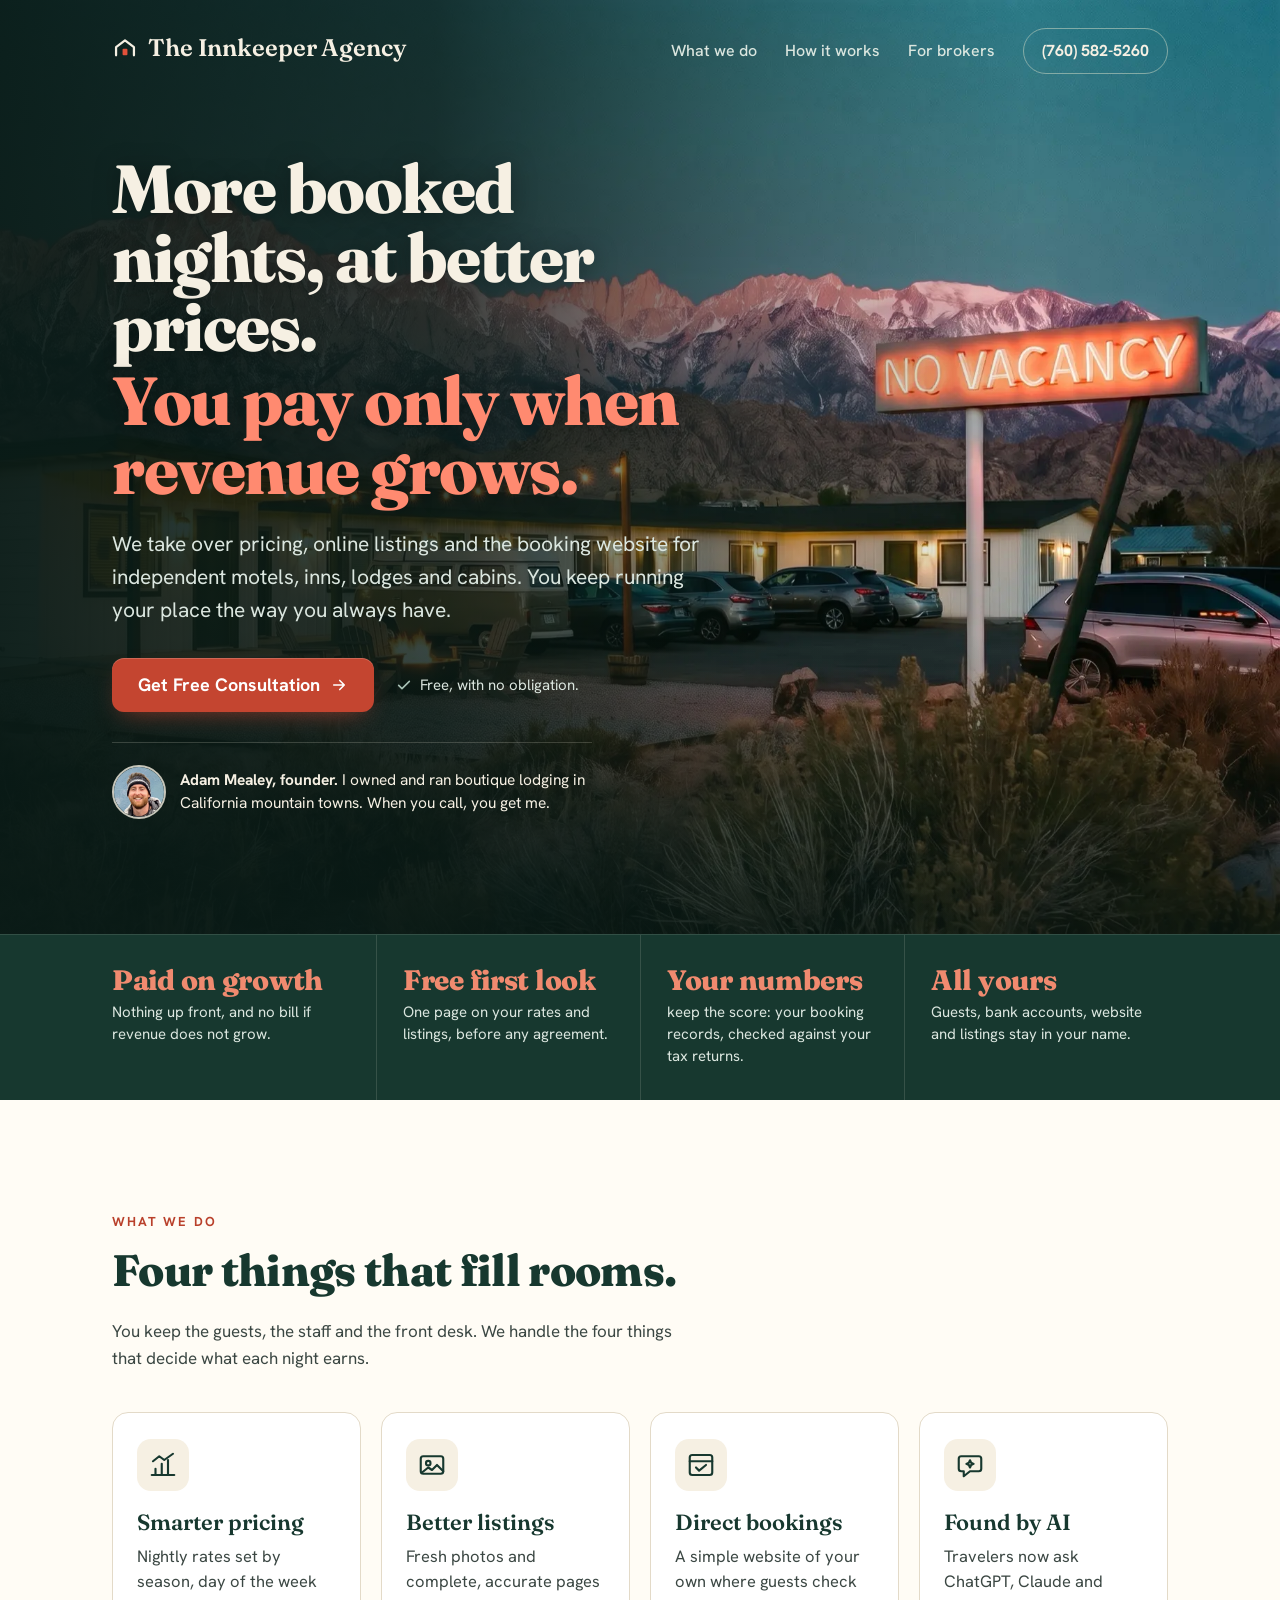
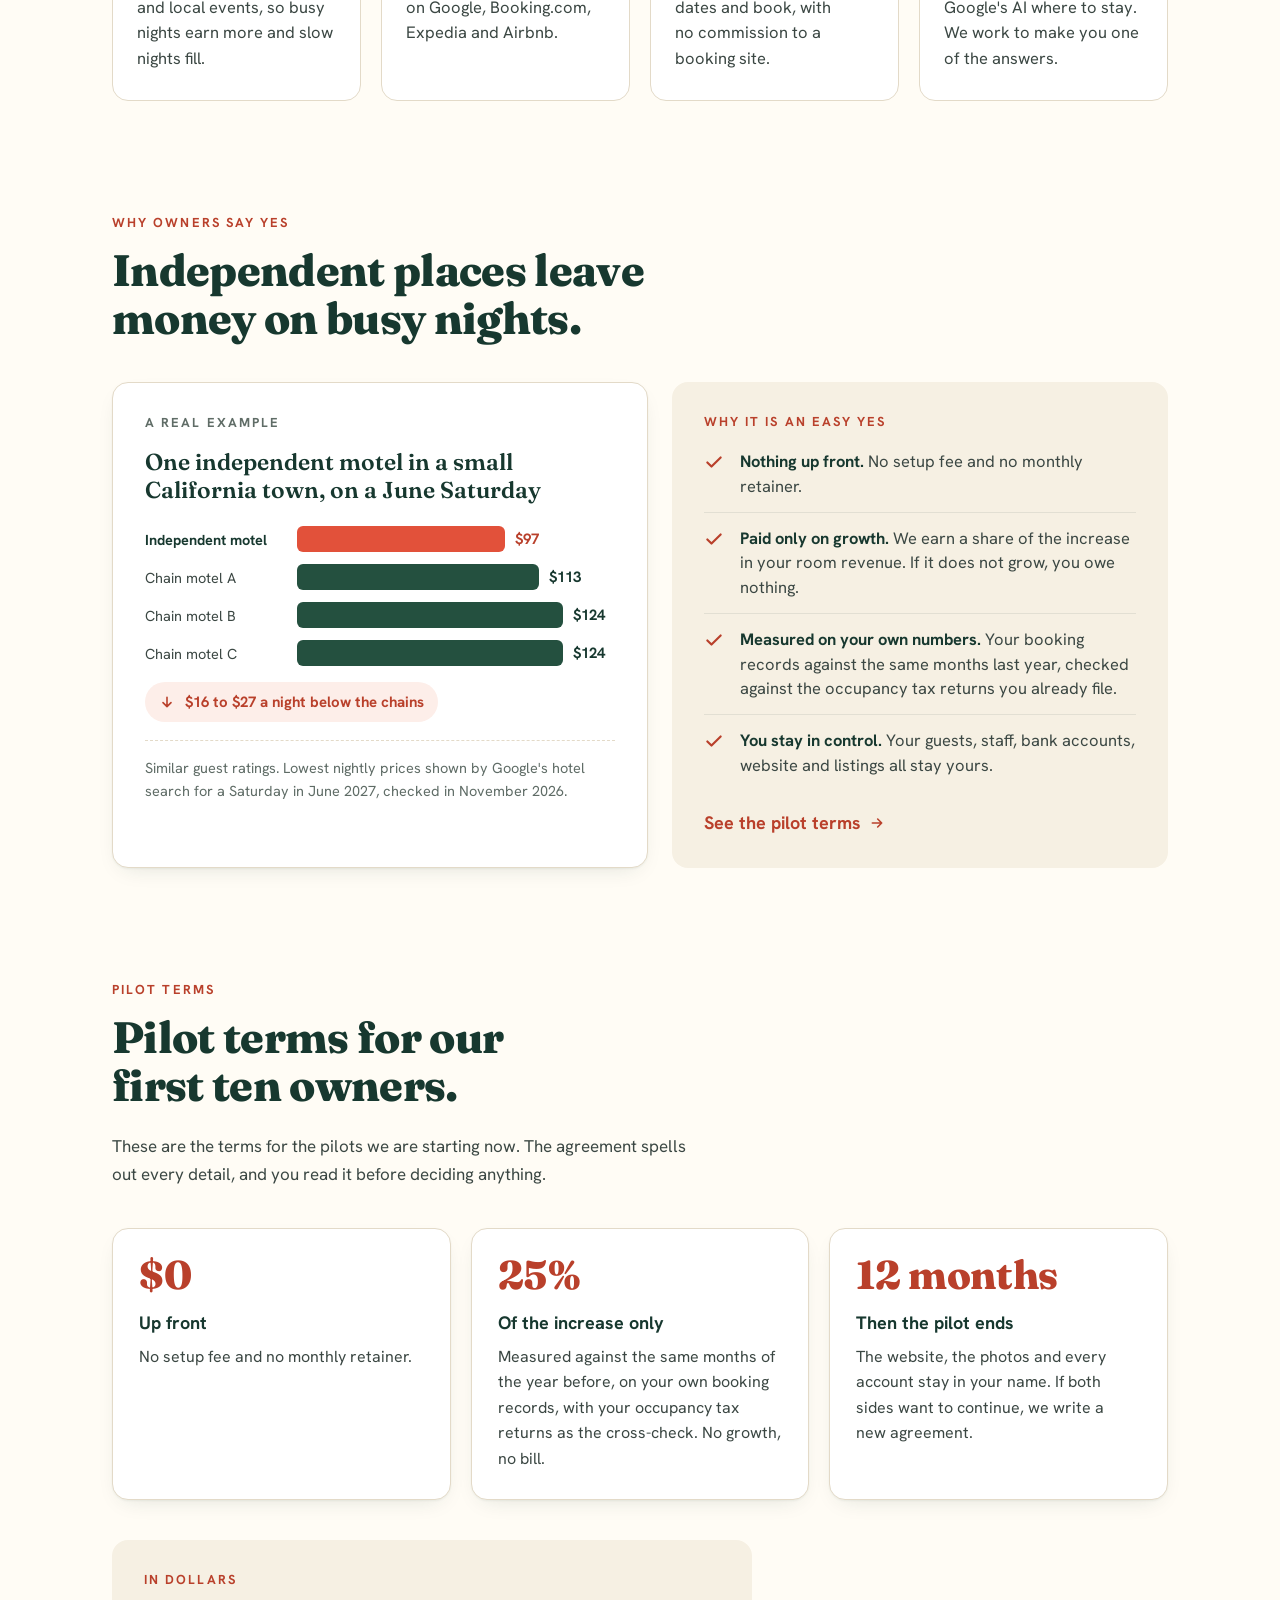
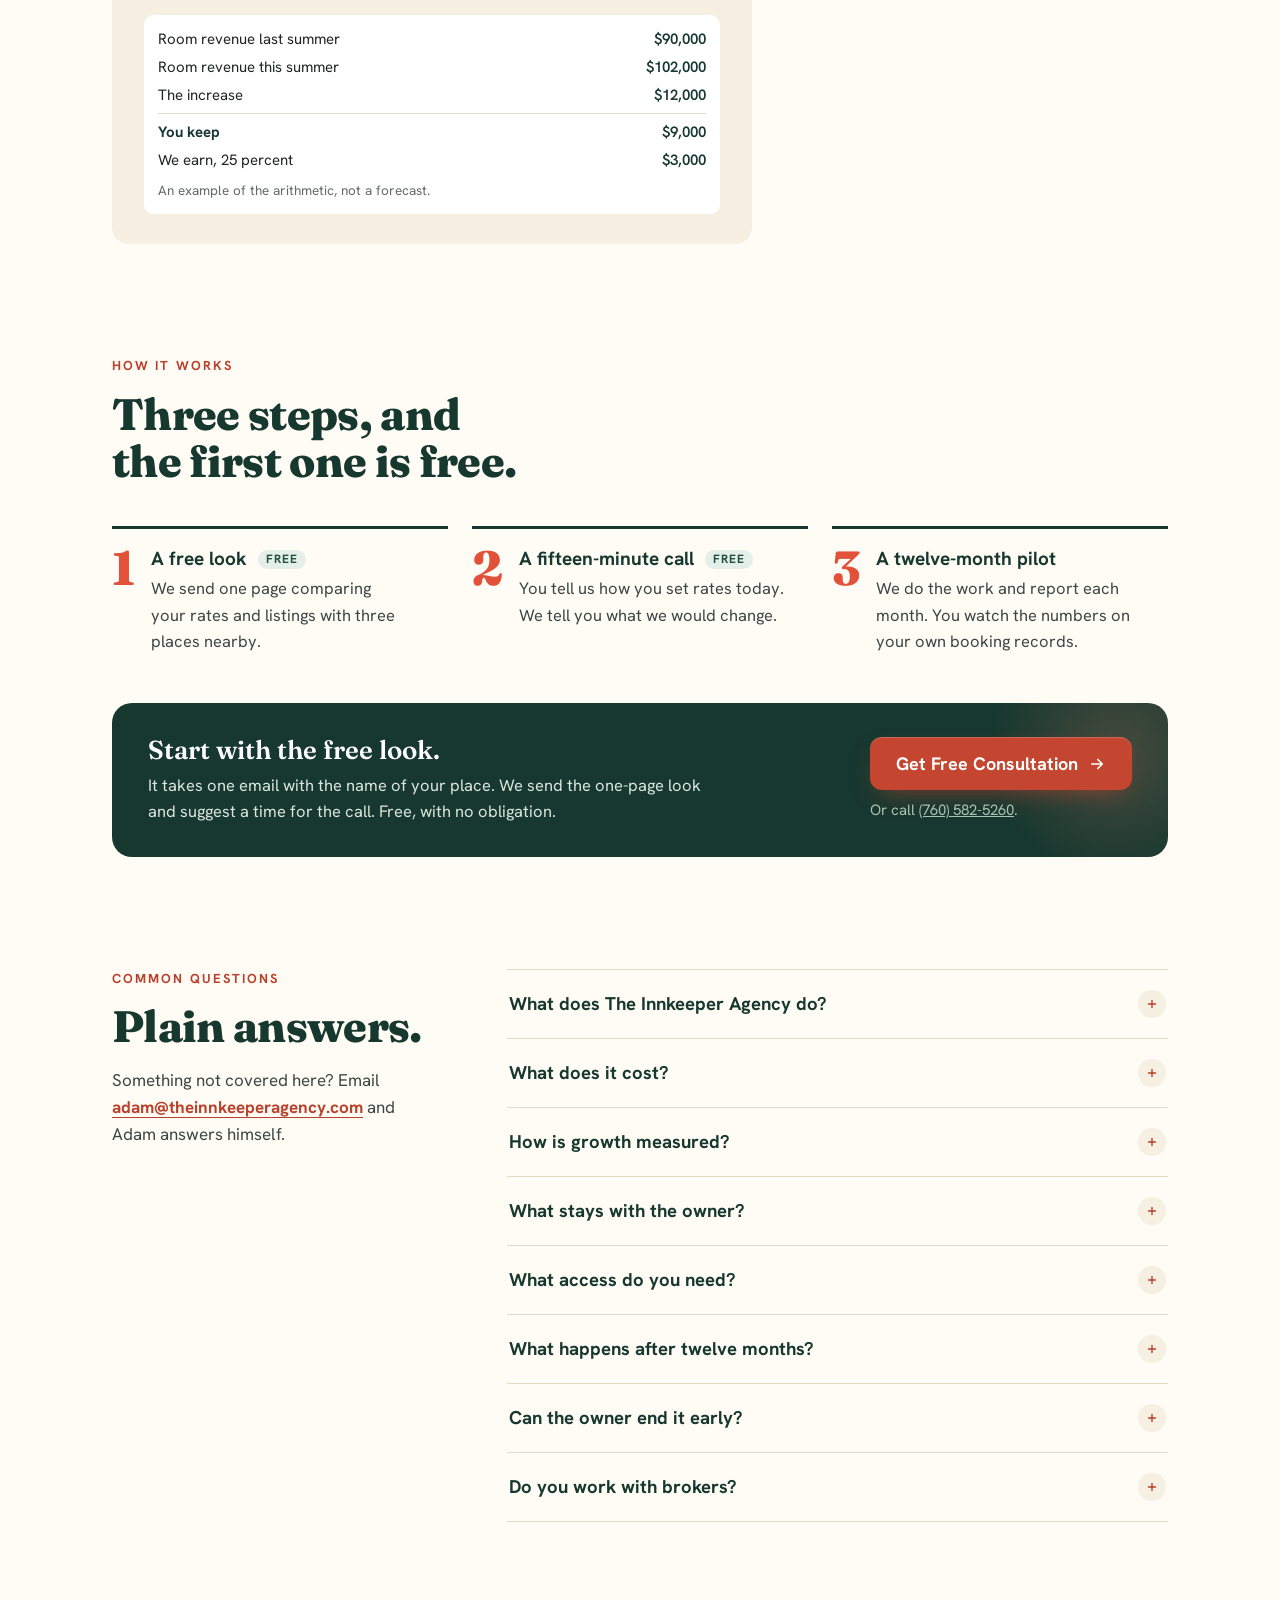
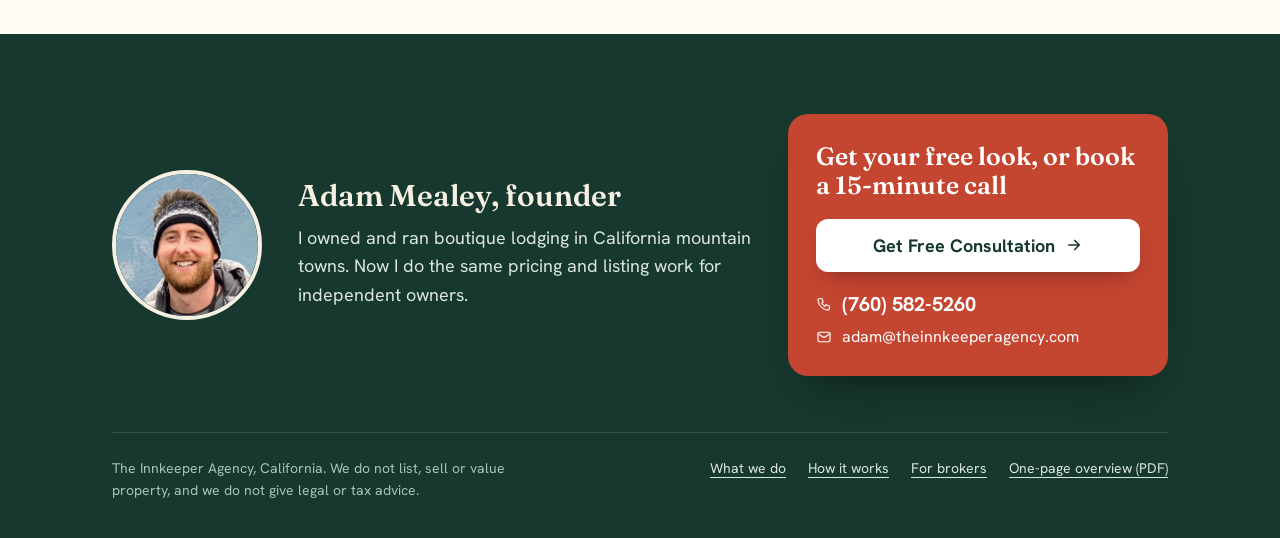
<file: index.html>
<!doctype html>
<html lang="en">
<head>
<meta charset="utf-8">
<meta name="viewport" content="width=device-width, initial-scale=1, viewport-fit=cover">
<title>The Innkeeper Agency | More booked nights for independent motels</title>
<meta name="description" content="We take over pricing, listings and the booking website for independent motels, inns and cabins. Owners pay only when room revenue grows.">
<meta name="theme-color" content="#17382f">
<link rel="canonical" href="https://theinnkeeperagency.com/">
<meta property="og:title" content="The Innkeeper Agency">
<meta property="og:description" content="More booked nights, at better prices. You pay only when revenue grows.">
<meta property="og:type" content="website">
<meta property="og:site_name" content="The Innkeeper Agency">
<meta property="og:image" content="https://theinnkeeperagency.com/hero-motel-2000.jpg">
<meta property="og:image:width" content="2000">
<meta property="og:image:height" content="1116">
<meta property="og:image:alt" content="An independent motel at dusk with snow-covered mountains behind it">
<meta property="og:url" content="https://theinnkeeperagency.com/">
<meta name="twitter:card" content="summary_large_image">
<link rel="preconnect" href="https://fonts.googleapis.com">
<link rel="preconnect" href="https://fonts.gstatic.com" crossorigin>
<link rel="preload" as="image" href="hero-motel-2400.webp" type="image/webp" media="(min-width: 901px)" fetchpriority="high">
<link rel="preload" as="image" href="hero-motel-1800.webp" type="image/webp" media="(min-width: 561px) and (max-width: 900px)" fetchpriority="high">
<link rel="preload" as="image" href="hero-motel-1200.webp" type="image/webp" media="(max-width: 560px)" fetchpriority="high">
<link href="https://fonts.googleapis.com/css2?family=Fraunces:opsz,wght@9..144,600;9..144,800&family=Hanken+Grotesk:wght@400;500;600;700&display=swap" rel="stylesheet">
<link rel="stylesheet" href="styles.css">
<link rel="icon" href="favicon.svg" type="image/svg+xml">
<script>document.documentElement.classList.add('js')</script>
<script type="application/ld+json">
{
  "@context": "https://schema.org",
  "@type": "ProfessionalService",
  "name": "The Innkeeper Agency",
  "url": "https://theinnkeeperagency.com/",
  "description": "Revenue management for independent motels, inns, lodges and cabins: nightly pricing, online listings and photos, direct booking websites and visibility in AI assistants. Owners pay only when room revenue grows.",
  "telephone": "+1-760-582-5260",
  "email": "adam@theinnkeeperagency.com",
  "founder": { "@type": "Person", "name": "Adam Mealey" },
  "areaServed": "California",
  "serviceType": ["Hotel revenue management", "Lodging pricing", "Online listing management", "Direct booking websites"]
}
</script>
<script type="application/ld+json">
{
  "@context": "https://schema.org",
  "@type": "FAQPage",
  "mainEntity": [
    { "@type": "Question", "name": "What does The Innkeeper Agency do?", "acceptedAnswer": { "@type": "Answer", "text": "We manage revenue for independent motels, inns, lodges and cabins with about 6 to 30 rooms. That means setting nightly rates, keeping listings and photos current on the booking sites, building a direct booking website, and working to make the property show up when travelers ask an AI assistant where to stay." } },
    { "@type": "Question", "name": "What does it cost?", "acceptedAnswer": { "@type": "Answer", "text": "Nothing up front. Under the pilot terms for our first ten owners, we earn 25 percent of the increase in room revenue over the same months of the year before, for twelve months. If revenue does not grow, the owner owes nothing for our time. Outside costs, such as a local photographer, are paid by the owner only when approved first." } },
    { "@type": "Question", "name": "How is growth measured?", "acceptedAnswer": { "@type": "Answer", "text": "On the owner's own booking records: the booking sites' statements, the reservation system and the card deposits, against the same months of the year before. The occupancy tax returns the owner already files are the cross-check, so nobody has to take our word for the result." } },
    { "@type": "Question", "name": "What stays with the owner?", "acceptedAnswer": { "@type": "Answer", "text": "Everything about running the place: guests, staff, cleaning, the phone and the front desk. Every payment goes straight to the owner's own accounts, and the website, photos and listings stay in the owner's name." } },
    { "@type": "Question", "name": "What access do you need?", "acceptedAnswer": { "@type": "Answer", "text": "A user login to the booking sites, the reservation program, the website and the Google listing. Ownership of every account stays with the owner, and we never see or change bank or payout details." } },
    { "@type": "Question", "name": "What happens after twelve months?", "acceptedAnswer": { "@type": "Answer", "text": "The pilot ends. The website, the domain, the photos and every account are in the owner's name and stay there. If both sides want to continue, we write a new agreement." } },
    { "@type": "Question", "name": "Can the owner end it early?", "acceptedAnswer": { "@type": "Answer", "text": "Yes. Either side can end the pilot with written notice. The agreement spells out the notice period and what is owed on growth already achieved, and the owner reads it before deciding anything." } },
    { "@type": "Question", "name": "Do you work with brokers?", "acceptedAnswer": { "@type": "Answer", "text": "Yes. If you list small lodging and have an owner whose income does not yet support the price they want, we can help raise the numbers a buyer and a lender look at. It costs the broker nothing." } }
  ]
}
</script>
</head>
<body>
<a class="skip" href="#what">Skip to content</a>

<header class="hero">
  <div class="wrap">
    <div class="nav">
      <div class="brand"><a href="/"><svg viewBox="0 0 64 64" aria-hidden="true"><path d="M10 50V30l22-17 22 17v20" fill="none" stroke="#f6f0e3" stroke-width="5.5" stroke-linecap="round" stroke-linejoin="round"/><rect x="26" y="34" width="12" height="16" rx="2.5" fill="#e2513a"/></svg>The Innkeeper Agency</a></div>
      <nav class="links" aria-label="Main">
        <a class="opt" href="#what">What we do</a>
        <a class="opt" href="#how">How it works</a>
        <a href="brokers.html">For brokers</a>
        <a class="call" href="tel:+17605825260">(760) 582-5260</a>
      </nav>
    </div>
    <div class="herogrid">
      <h1>More booked nights, at better prices. <em>You pay only when revenue grows.</em></h1>
      <p class="dek">We take over pricing, online listings and the booking website for independent motels, inns, lodges and cabins. You keep running your place the way you always have.</p>
      <div class="herocta">
        <a class="btn" href="mailto:adam@theinnkeeperagency.com?subject=Free%20consultation%20for%20my%20property&amp;body=Hi%20Adam%2C%0A%0AI%20would%20like%20a%20free%20consultation.%0A%0AMy%20place%20is%3A%20%0ATown%3A%20%0ANumber%20of%20rooms%3A%20%0ABest%20number%20and%20time%20to%20reach%20me%3A%20%0A%0APlease%20send%20the%20free%20one-page%20look%20and%20suggest%20a%20time%20for%20a%20fifteen-minute%20call.%0A" data-cta="hero">Get Free Consultation<svg viewBox="0 0 24 24" aria-hidden="true"><path d="M5 12h14M13 6l6 6-6 6"/></svg></a>
        <span class="reassure"><svg viewBox="0 0 24 24" aria-hidden="true"><path d="M4 12.5l5 5L20 6.5"/></svg>Free, with no obligation.</span>
      </div>
      <div class="founder"><picture><source srcset="adam-headshot-320.webp" type="image/webp"><img src="adam-headshot-320.jpg" alt="Adam Mealey" width="54" height="54"></picture><span><b>Adam Mealey, founder.</b> I owned and ran boutique lodging in California mountain towns. When you call, you get me.</span></div>
    </div>
  </div>
</header>

<div class="proof" role="region" aria-label="The terms in brief"><div class="wrap">
  <div class="p"><b>Paid on growth</b>Nothing up front, and no bill if revenue does not grow.</div>
  <div class="p"><b>Free first look</b>One page on your rates and listings, before any agreement.</div>
  <div class="p"><b>Your numbers</b>keep the score: your booking records, checked against your tax returns.</div>
  <div class="p"><b>All yours</b>Guests, bank accounts, website and listings stay in your name.</div>
</div></div>

<main>
<section id="what">
  <div class="wrap">
    <div class="sechead reveal">
      <div><div class="lab">What we do</div><h2>Four things that fill rooms.</h2></div>
      <p class="aside">You keep the guests, the staff and the front desk. We handle the four things that decide what each night earns.</p>
    </div>
    <div class="four">
      <div class="do reveal">
        <div class="ic"><svg viewBox="0 0 24 24" aria-hidden="true"><path d="M3 20h18"/><path d="M6 20v-5"/><path d="M11 20v-9"/><path d="M16 20V8"/><path d="M4 9l5-4 4 3 7-5"/></svg></div>
        <h3>Smarter pricing</h3>
        <p>Nightly rates set by season, day of the week and local events, so busy nights earn more and slow nights fill.</p>
      </div>
      <div class="do reveal">
        <div class="ic"><svg viewBox="0 0 24 24" aria-hidden="true"><rect x="3" y="5" width="18" height="14" rx="2"/><circle cx="9" cy="10.5" r="1.8"/><path d="M4 18l5-4 3 2 4-4 5 5"/></svg></div>
        <h3>Better listings</h3>
        <p>Fresh photos and complete, accurate pages on Google, Booking.com, Expedia and Airbnb.</p>
      </div>
      <div class="do reveal">
        <div class="ic"><svg viewBox="0 0 24 24" aria-hidden="true"><rect x="3" y="4" width="18" height="16" rx="2"/><path d="M3 9h18"/><path d="M8 14l2.5 2.5L16 12"/></svg></div>
        <h3>Direct bookings</h3>
        <p>A simple website of your own where guests check dates and book, with no commission to a booking site.</p>
      </div>
      <div class="do reveal">
        <div class="ic"><svg viewBox="0 0 24 24" aria-hidden="true"><path d="M5 5h14a2 2 0 0 1 2 2v8a2 2 0 0 1-2 2h-7l-5 4v-4H5a2 2 0 0 1-2-2V7a2 2 0 0 1 2-2z"/><path d="M12 8.2l.9 2 2 .9-2 .9-.9 2-.9-2-2-.9 2-.9z"/></svg></div>
        <h3>Found by AI</h3>
        <p>Travelers now ask ChatGPT, Claude and Google's AI where to stay. We work to make you one of the answers.</p>
      </div>
    </div>
  </div>
</section>

<section id="why">
  <div class="wrap">
    <div class="reveal"><div class="lab">Why owners say yes</div>
    <h2>Independent places leave money on busy nights.</h2></div>
    <div class="split">
      <figure class="card reveal">
        <div class="lab">A real example</div>
        <h3>One independent motel in a small California town, on a June Saturday</h3>
        <div class="chart" role="img" aria-label="Lowest nightly price on a June Saturday: the independent motel 97 dollars; three chain motels nearby 113, 124 and 124 dollars.">
          <div class="bar us" aria-hidden="true"><span>Independent motel</span><span class="track"><span class="fill" style="--w:78.2"></span><span class="val">$97</span></span></div>
          <div class="bar" aria-hidden="true"><span>Chain motel A</span><span class="track"><span class="fill" style="--w:91.1"></span><span class="val">$113</span></span></div>
          <div class="bar" aria-hidden="true"><span>Chain motel B</span><span class="track"><span class="fill" style="--w:100"></span><span class="val">$124</span></span></div>
          <div class="bar" aria-hidden="true"><span>Chain motel C</span><span class="track"><span class="fill" style="--w:100"></span><span class="val">$124</span></span></div>
        </div>
        <div class="gap"><svg viewBox="0 0 24 24" aria-hidden="true"><path d="M12 5v14M6 13l6 6 6-6"/></svg>$16 to $27 a night below the chains</div>
        <figcaption class="cap">Similar guest ratings. Lowest nightly prices shown by Google's hotel search for a Saturday in June 2027, checked in November 2026.</figcaption>
      </figure>
      <div class="why reveal">
        <div class="lab">Why it is an easy yes</div>
        <ul>
          <li><svg viewBox="0 0 24 24" aria-hidden="true"><path d="M4 12.5l5 5L20 6.5"/></svg><span><b>Nothing up front.</b> No setup fee and no monthly retainer.</span></li>
          <li><svg viewBox="0 0 24 24" aria-hidden="true"><path d="M4 12.5l5 5L20 6.5"/></svg><span><b>Paid only on growth.</b> We earn a share of the increase in your room revenue. If it does not grow, you owe nothing.</span></li>
          <li><svg viewBox="0 0 24 24" aria-hidden="true"><path d="M4 12.5l5 5L20 6.5"/></svg><span><b>Measured on your own numbers.</b> Your booking records against the same months last year, checked against the occupancy tax returns you already file.</span></li>
          <li><svg viewBox="0 0 24 24" aria-hidden="true"><path d="M4 12.5l5 5L20 6.5"/></svg><span><b>You stay in control.</b> Your guests, staff, bank accounts, website and listings all stay yours.</span></li>
        </ul>
        <a class="more" href="#terms">See the pilot terms<svg viewBox="0 0 24 24" aria-hidden="true"><path d="M5 12h14M13 6l6 6-6 6"/></svg></a>
      </div>
    </div>
  </div>
</section>

<section id="terms">
  <div class="wrap">
    <div class="sechead reveal">
      <div><div class="lab">Pilot terms</div><h2>Pilot terms for our first ten owners.</h2></div>
      <p class="aside">These are the terms for the pilots we are starting now. The agreement spells out every detail, and you read it before deciding anything.</p>
    </div>
    <div class="terms">
      <div class="term reveal"><b>$0</b><h3>Up front</h3><p>No setup fee and no monthly retainer.</p></div>
      <div class="term reveal"><b>25%</b><h3>Of the increase only</h3><p>Measured against the same months of the year before, on your own booking records, with your occupancy tax returns as the cross-check. No growth, no bill.</p></div>
      <div class="term reveal"><b>12 months</b><h3>Then the pilot ends</h3><p>The website, the photos and every account stay in your name. If both sides want to continue, we write a new agreement.</p></div>
    </div>
    <div class="split reveal" style="grid-template-columns:1fr">
      <div class="why" style="max-width:640px">
        <div class="lab">In dollars</div>
        <span class="math" role="group" aria-label="Worked example">
          <span>Room revenue last summer</span><span>$90,000</span>
          <span>Room revenue this summer</span><span>$102,000</span>
          <span>The increase</span><span>$12,000</span>
          <span class="tot">You keep</span><span class="tot">$9,000</span>
          <span>We earn, 25 percent</span><span>$3,000</span>
          <span class="mnote">An example of the arithmetic, not a forecast.</span>
        </span>
      </div>
    </div>
  </div>
</section>

<section id="how">
  <div class="wrap">
    <div class="reveal"><div class="lab">How it works</div>
    <h2>Three steps, and the first one is free.</h2></div>
    <div class="steps">
      <div class="step reveal"><div class="n">1</div><div><h3>A free look <span class="tag">Free</span></h3><p>We send one page comparing your rates and listings with three places nearby.</p></div></div>
      <div class="step reveal"><div class="n">2</div><div><h3>A fifteen-minute call <span class="tag">Free</span></h3><p>You tell us how you set rates today. We tell you what we would change.</p></div></div>
      <div class="step reveal"><div class="n">3</div><div><h3>A twelve-month pilot</h3><p>We do the work and report each month. You watch the numbers on your own booking records.</p></div></div>
    </div>
    <div class="band reveal" id="start">
      <div>
        <h3>Start with the free look.</h3>
        <p>It takes one email with the name of your place. We send the one-page look and suggest a time for the call. Free, with no obligation.</p>
      </div>
      <div class="act">
        <a class="btn" href="mailto:adam@theinnkeeperagency.com?subject=Free%20consultation%20for%20my%20property&amp;body=Hi%20Adam%2C%0A%0AI%20would%20like%20a%20free%20consultation.%0A%0AMy%20place%20is%3A%20%0ATown%3A%20%0ANumber%20of%20rooms%3A%20%0ABest%20number%20and%20time%20to%20reach%20me%3A%20%0A%0APlease%20send%20the%20free%20one-page%20look%20and%20suggest%20a%20time%20for%20a%20fifteen-minute%20call.%0A" data-cta="how">Get Free Consultation<svg viewBox="0 0 24 24" aria-hidden="true"><path d="M5 12h14M13 6l6 6-6 6"/></svg></a>
        <span class="micro">Or call <a href="tel:+17605825260">(760) 582-5260</a>.</span>
      </div>
    </div>
  </div>
</section>

<section id="questions">
  <div class="wrap faqgrid">
    <div class="side reveal">
      <div class="lab">Common questions</div>
      <h2>Plain answers.</h2>
      <p>Something not covered here? Email <a href="mailto:adam@theinnkeeperagency.com">adam@theinnkeeperagency.com</a> and Adam answers himself.</p>
    </div>
    <div class="faq reveal">
      <details><summary>What does The Innkeeper Agency do?</summary><p>We manage revenue for independent motels, inns, lodges and cabins with about 6 to 30 rooms: nightly rates, listings and photos on the booking sites, a direct booking website, and working to make the property show up when travelers ask an AI assistant where to stay.</p></details>
      <details><summary>What does it cost?</summary><p>Nothing up front. Under the pilot terms for our first ten owners, we earn 25 percent of the increase in room revenue over the same months of the year before, for twelve months. If revenue does not grow, you owe nothing for our time. Outside costs, such as a local photographer, are yours to pay only when you approve them first.</p></details>
      <details><summary>How is growth measured?</summary><p>On your own booking records: the booking sites' statements, your reservation system and your card deposits, against the same months of the year before. The occupancy tax returns you already file are the cross-check, so nobody has to take our word for the result.</p></details>
      <details><summary>What stays with the owner?</summary><p>Everything about running the place: guests, staff, cleaning, the phone and the front desk. Every payment goes straight to your own accounts, and the website, photos and listings stay in your name.</p></details>
      <details><summary>What access do you need?</summary><p>A user login to the booking sites, the reservation program, the website and the Google listing. You keep ownership of every account, and we never see or change bank or payout details.</p></details>
      <details><summary>What happens after twelve months?</summary><p>The pilot ends. The website, the domain, the photos and every account are in your name and stay there. If both sides want to continue, we write a new agreement.</p></details>
      <details><summary>Can the owner end it early?</summary><p>Yes. Either side can end the pilot with written notice. The agreement spells out the notice period and what is owed on growth already achieved, and you read it before deciding anything.</p></details>
      <details><summary>Do you work with brokers?</summary><p>Yes. If you list small lodging and have an owner whose income does not yet support the price they want, we can help raise the numbers a buyer and a lender look at. It costs the broker nothing. <a href="brokers.html">See the page for brokers</a>.</p></details>
    </div>
  </div>
</section>
</main>

<footer class="who" id="contact">
  <div class="wrap">
    <div class="whogrid">
      <picture><source srcset="adam-headshot-320.webp" type="image/webp"><img src="adam-headshot-320.jpg" alt="Adam Mealey, founder of The Innkeeper Agency" width="150" height="150" loading="lazy"></picture>
      <div>
        <div class="name">Adam Mealey, founder</div>
        <p class="bio">I owned and ran boutique lodging in California mountain towns. Now I do the same pricing and listing work for independent owners.</p>
      </div>
      <div class="cta">
        <div class="ask">Get your free look, or book a 15-minute call</div>
        <a class="btn light" href="mailto:adam@theinnkeeperagency.com?subject=Free%20consultation%20for%20my%20property&amp;body=Hi%20Adam%2C%0A%0AI%20would%20like%20a%20free%20consultation.%0A%0AMy%20place%20is%3A%20%0ATown%3A%20%0ANumber%20of%20rooms%3A%20%0ABest%20number%20and%20time%20to%20reach%20me%3A%20%0A%0APlease%20send%20the%20free%20one-page%20look%20and%20suggest%20a%20time%20for%20a%20fifteen-minute%20call.%0A" data-cta="footer">Get Free Consultation<svg viewBox="0 0 24 24" aria-hidden="true"><path d="M5 12h14M13 6l6 6-6 6"/></svg></a>
        <div class="lines">
          <a class="tel" href="tel:+17605825260"><svg viewBox="0 0 24 24" aria-hidden="true"><path d="M5 4h4l2 5-2.5 1.5a11 11 0 0 0 5 5L15 13l5 2v4a2 2 0 0 1-2 2A16 16 0 0 1 3 6a2 2 0 0 1 2-2"/></svg>(760) 582-5260</a>
          <a href="mailto:adam@theinnkeeperagency.com"><svg viewBox="0 0 24 24" aria-hidden="true"><rect x="3" y="5" width="18" height="14" rx="2"/><path d="M3 7l9 6 9-6"/></svg>adam@theinnkeeperagency.com</a>
        </div>
      </div>
    </div>
    <div class="foot">
      <p class="legal">The Innkeeper Agency, California. We do not list, sell or value property, and we do not give legal or tax advice.</p>
      <nav aria-label="Footer"><a href="#what">What we do</a><a href="#how">How it works</a><a href="brokers.html">For brokers</a><a href="innkeeper-agency-overview.pdf">One-page overview (PDF)</a></nav>
    </div>
  </div>
</footer>

<div class="stick" aria-label="Contact">
  <a class="btn" href="mailto:adam@theinnkeeperagency.com?subject=Free%20consultation%20for%20my%20property&amp;body=Hi%20Adam%2C%0A%0AI%20would%20like%20a%20free%20consultation.%0A%0AMy%20place%20is%3A%20%0ATown%3A%20%0ANumber%20of%20rooms%3A%20%0ABest%20number%20and%20time%20to%20reach%20me%3A%20%0A%0APlease%20send%20the%20free%20one-page%20look%20and%20suggest%20a%20time%20for%20a%20fifteen-minute%20call.%0A" data-cta="sticky">Get Free Consultation</a>
  <a class="tel" href="tel:+17605825260" aria-label="Call Adam at (760) 582-5260"><svg viewBox="0 0 24 24" aria-hidden="true"><path d="M5 4h4l2 5-2.5 1.5a11 11 0 0 0 5 5L15 13l5 2v4a2 2 0 0 1-2 2A16 16 0 0 1 3 6a2 2 0 0 1 2-2"/></svg></a>
</div>

<script src="site.js" defer></script>
<!-- Cloudflare Web Analytics --><script type="module" src="https://static.cloudflareinsights.com/beacon.min.js" data-cf-beacon='{"token": "eb9034955fdf4686a08cb6ad9f226a54"}'></script><!-- End Cloudflare Web Analytics -->
</body>
</html>
</file>
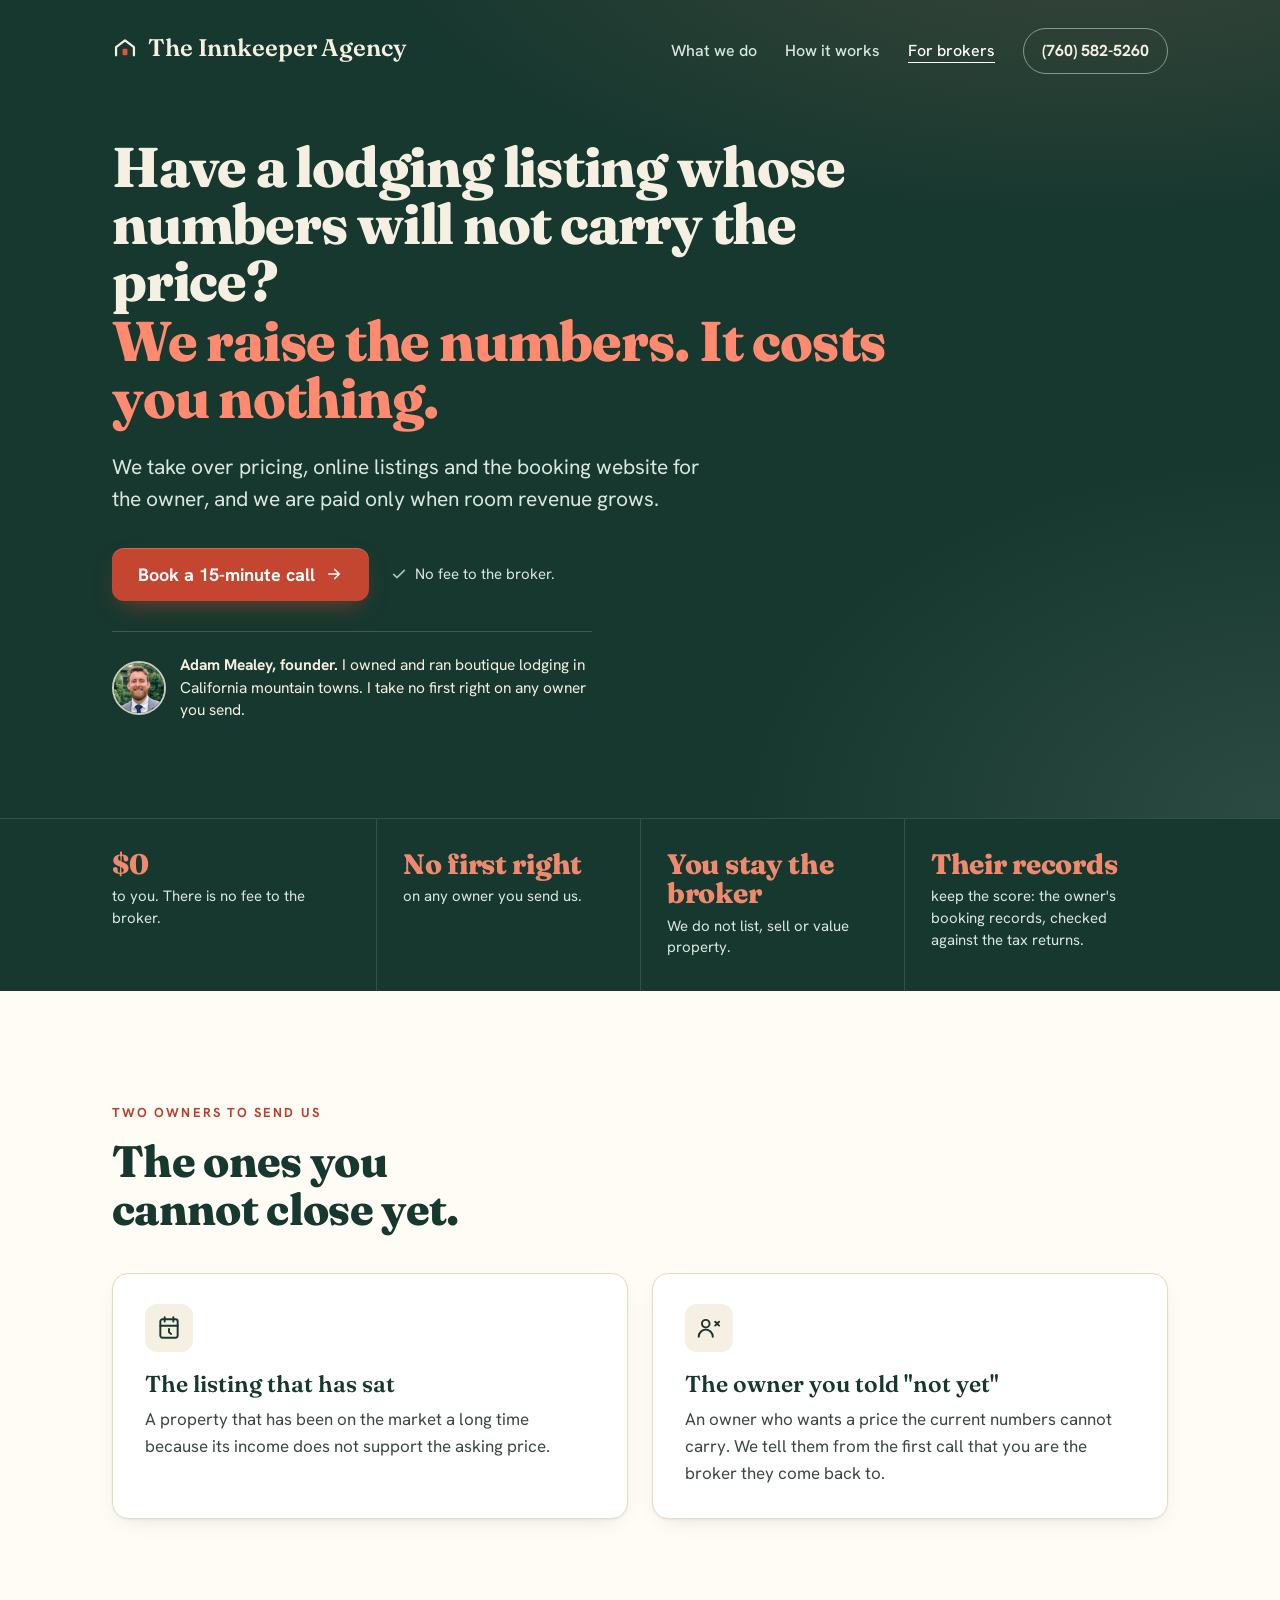
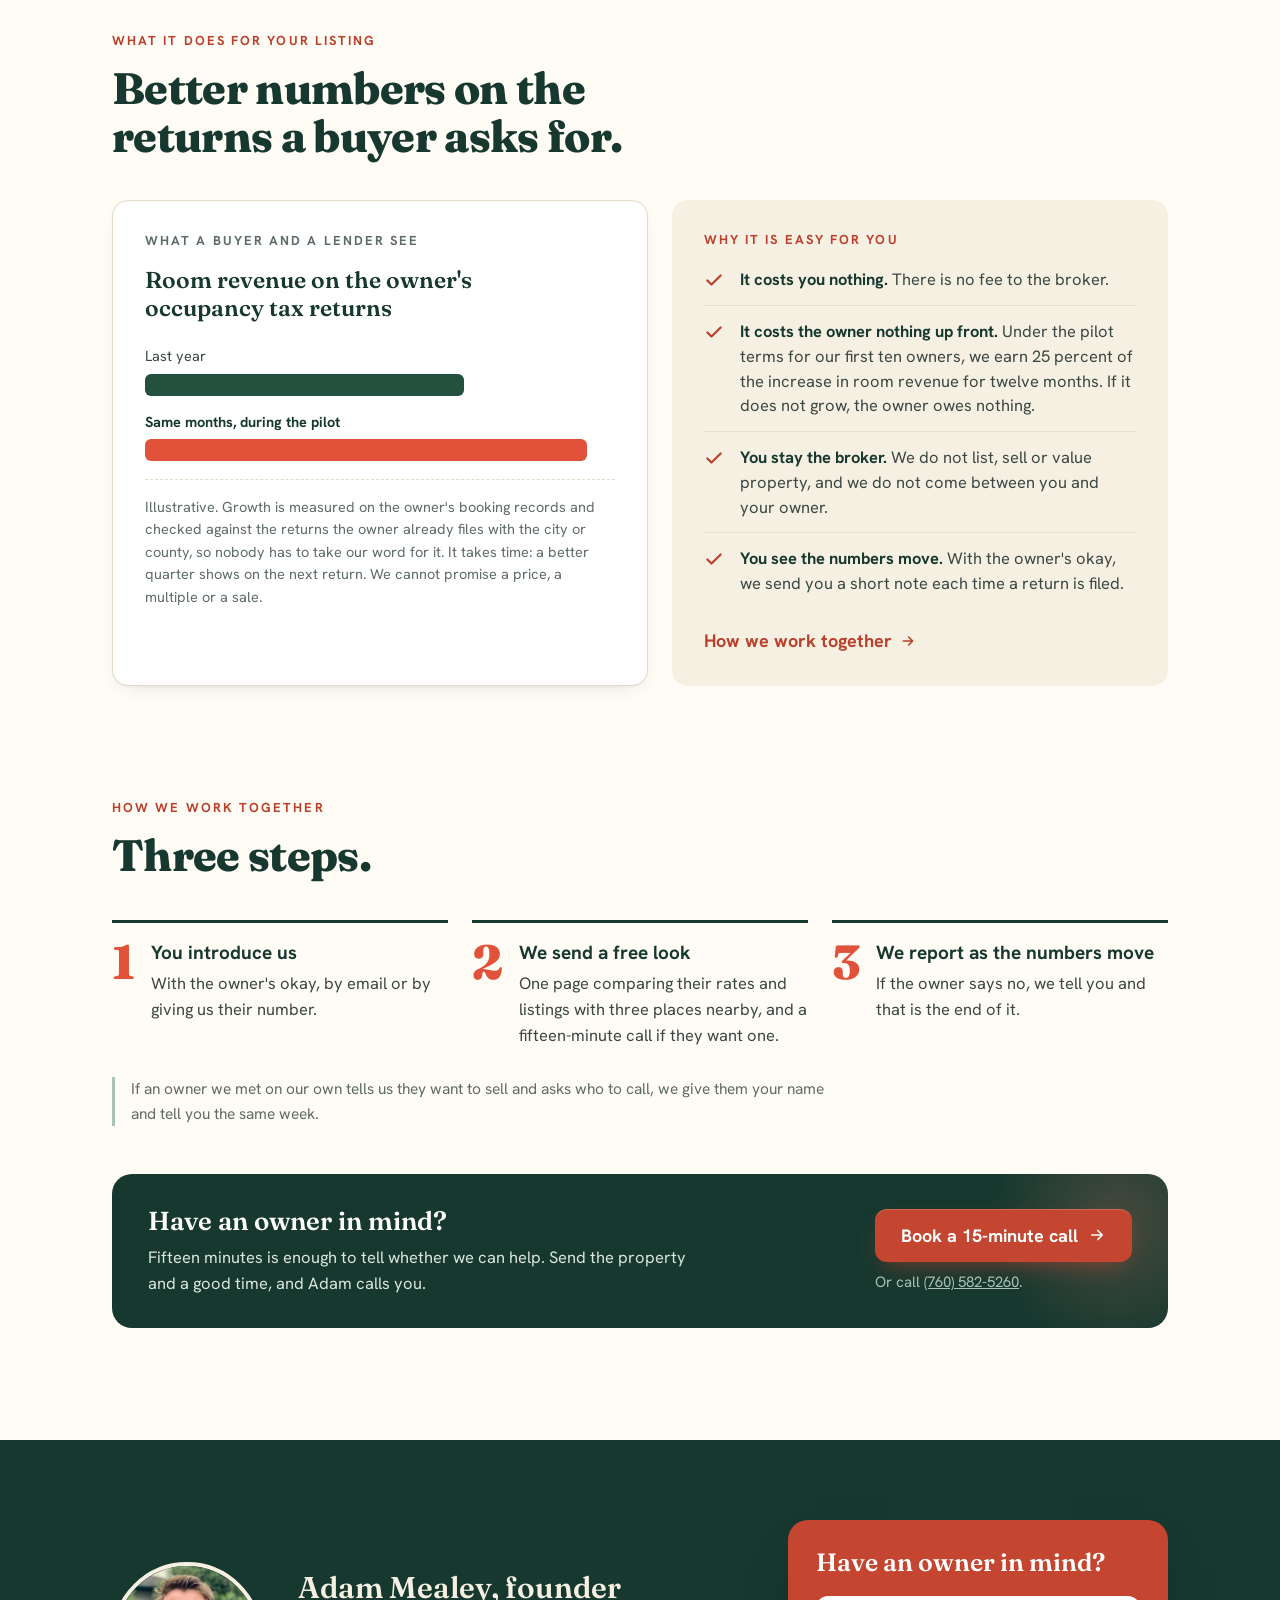
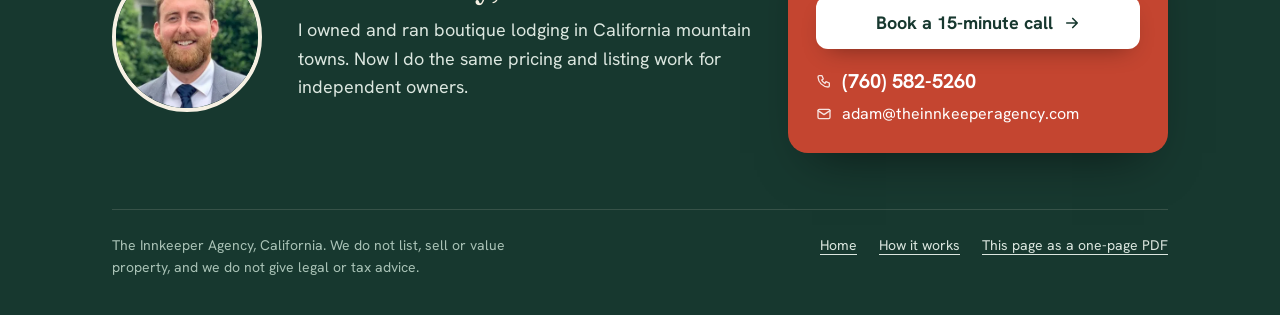
<file: brokers.html>
<!doctype html>
<html lang="en">
<head>
<meta charset="utf-8">
<meta name="viewport" content="width=device-width, initial-scale=1, viewport-fit=cover">
<title>For brokers | The Innkeeper Agency</title>
<meta name="description" content="For brokers who list small lodging: we raise an owner's room revenue before or during a listing, paid only on growth. No cost to the broker.">
<meta name="theme-color" content="#17382f">
<link rel="canonical" href="https://theinnkeeperagency.com/brokers.html">
<meta property="og:title" content="For brokers | The Innkeeper Agency">
<meta property="og:description" content="Have a lodging listing whose numbers will not carry the price? We raise the numbers. It costs you nothing.">
<meta property="og:type" content="website">
<meta property="og:site_name" content="The Innkeeper Agency">
<meta property="og:image" content="https://theinnkeeperagency.com/hero-motel-2000.jpg">
<meta property="og:image:width" content="2000">
<meta property="og:image:height" content="1116">
<meta property="og:image:alt" content="An independent motel at dusk with snow-covered mountains behind it">
<meta property="og:url" content="https://theinnkeeperagency.com/brokers.html">
<meta name="twitter:card" content="summary_large_image">
<link rel="preconnect" href="https://fonts.googleapis.com">
<link rel="preconnect" href="https://fonts.gstatic.com" crossorigin>
<link href="https://fonts.googleapis.com/css2?family=Fraunces:opsz,wght@9..144,600;9..144,800&family=Hanken+Grotesk:wght@400;500;600;700&display=swap" rel="stylesheet">
<link rel="stylesheet" href="styles.css">
<link rel="icon" href="favicon.svg" type="image/svg+xml">
<script>document.documentElement.classList.add('js')</script>
</head>
<body>
<a class="skip" href="#who">Skip to content</a>

<header class="hero plain">
  <div class="wrap">
    <div class="nav">
      <div class="brand"><a href="/"><svg viewBox="0 0 64 64" aria-hidden="true"><path d="M10 50V30l22-17 22 17v20" fill="none" stroke="#f6f0e3" stroke-width="5.5" stroke-linecap="round" stroke-linejoin="round"/><rect x="26" y="34" width="12" height="16" rx="2.5" fill="#e2513a"/></svg>The Innkeeper Agency</a></div>
      <nav class="links" aria-label="Main">
        <a class="opt" href="/#what">What we do</a>
        <a class="opt" href="/#how">How it works</a>
        <a href="brokers.html" aria-current="page">For brokers</a>
        <a class="call" href="tel:+17605825260">(760) 582-5260</a>
      </nav>
    </div>
    <div class="herogrid">
      <h1>Have a lodging listing whose numbers will not carry the price? <em>We raise the numbers. It costs you nothing.</em></h1>
      <p class="dek">We take over pricing, online listings and the booking website for the owner, and we are paid only when room revenue grows.</p>
      <div class="herocta">
        <a class="btn" href="mailto:adam@theinnkeeperagency.com?subject=An%20owner%20you%20should%20meet&amp;body=Hi%20Adam%2C%0A%0AI%20have%20an%20owner%20in%20mind.%0A%0AProperty%20and%20town%3A%20%0AA%20good%20time%20for%20a%20fifteen-minute%20call%3A%20%0AMy%20number%3A%20%0A" data-cta="hero">Book a 15-minute call<svg viewBox="0 0 24 24" aria-hidden="true"><path d="M5 12h14M13 6l6 6-6 6"/></svg></a>
        <span class="reassure"><svg viewBox="0 0 24 24" aria-hidden="true"><path d="M4 12.5l5 5L20 6.5"/></svg>No fee to the broker.</span>
      </div>
      <div class="founder"><picture><source srcset="adam-suit-320.webp" type="image/webp"><img src="adam-suit-320.jpg" alt="Adam Mealey" width="54" height="54"></picture><span><b>Adam Mealey, founder.</b> I owned and ran boutique lodging in California mountain towns. I take no first right on any owner you send.</span></div>
    </div>
  </div>
</header>

<div class="proof" role="region" aria-label="The terms for brokers in brief"><div class="wrap">
  <div class="p"><b>$0</b>to you. There is no fee to the broker.</div>
  <div class="p"><b>No first right</b>on any owner you send us.</div>
  <div class="p"><b>You stay the broker</b>We do not list, sell or value property.</div>
  <div class="p"><b>Their records</b>keep the score: the owner's booking records, checked against the tax returns.</div>
</div></div>

<main>
<section id="who">
  <div class="wrap">
    <div class="reveal"><div class="lab">Two owners to send us</div>
    <h2>The ones you cannot close yet.</h2></div>
    <div class="two">
      <div class="card reveal">
        <div class="ic"><svg viewBox="0 0 24 24" aria-hidden="true"><rect x="4" y="4" width="16" height="17" rx="2"/><path d="M8 2v4M16 2v4M4 10h16"/><path d="M12 13v3l2 1.5"/></svg></div>
        <h3>The listing that has sat</h3>
        <p>A property that has been on the market a long time because its income does not support the asking price.</p>
      </div>
      <div class="card reveal">
        <div class="ic"><svg viewBox="0 0 24 24" aria-hidden="true"><circle cx="9" cy="8" r="3.5"/><path d="M2.5 20a6.5 6.5 0 0 1 13 0"/><path d="M17 8h5M19.5 5.5v5" transform="rotate(45 19.5 8)"/></svg></div>
        <h3>The owner you told "not yet"</h3>
        <p>An owner who wants a price the current numbers cannot carry. We tell them from the first call that you are the broker they come back to.</p>
      </div>
    </div>
  </div>
</section>

<section id="why">
  <div class="wrap">
    <div class="reveal"><div class="lab">What it does for your listing</div>
    <h2>Better numbers on the returns a buyer asks for.</h2></div>
    <div class="split">
      <figure class="card reveal">
        <div class="lab">What a buyer and a lender see</div>
        <h3>Room revenue on the owner's occupancy tax returns</h3>
        <div class="illus" role="img" aria-label="Illustration of two bars: room revenue on the tax return last year, and a longer bar for the same months during the pilot.">
          <div class="row" aria-hidden="true"><span>Last year</span><span class="bar2" style="--w:68"></span></div>
          <div class="row up" aria-hidden="true"><b>Same months, during the pilot</b><span class="bar2" style="--w:94"></span></div>
        </div>
        <figcaption class="cap">Illustrative. Growth is measured on the owner's booking records and checked against the returns the owner already files with the city or county, so nobody has to take our word for it. It takes time: a better quarter shows on the next return. We cannot promise a price, a multiple or a sale.</figcaption>
      </figure>
      <div class="why reveal">
        <div class="lab">Why it is easy for you</div>
        <ul>
          <li><svg viewBox="0 0 24 24" aria-hidden="true"><path d="M4 12.5l5 5L20 6.5"/></svg><span><b>It costs you nothing.</b> There is no fee to the broker.</span></li>
          <li><svg viewBox="0 0 24 24" aria-hidden="true"><path d="M4 12.5l5 5L20 6.5"/></svg><span><b>It costs the owner nothing up front.</b> Under the pilot terms for our first ten owners, we earn 25 percent of the increase in room revenue for twelve months. If it does not grow, the owner owes nothing.</span></li>
          <li><svg viewBox="0 0 24 24" aria-hidden="true"><path d="M4 12.5l5 5L20 6.5"/></svg><span><b>You stay the broker.</b> We do not list, sell or value property, and we do not come between you and your owner.</span></li>
          <li><svg viewBox="0 0 24 24" aria-hidden="true"><path d="M4 12.5l5 5L20 6.5"/></svg><span><b>You see the numbers move.</b> With the owner's okay, we send you a short note each time a return is filed.</span></li>
        </ul>
        <a class="more" href="#start">How we work together<svg viewBox="0 0 24 24" aria-hidden="true"><path d="M5 12h14M13 6l6 6-6 6"/></svg></a>
      </div>
    </div>
  </div>
</section>

<section id="how">
  <div class="wrap">
    <div class="reveal"><div class="lab">How we work together</div>
    <h2>Three steps.</h2></div>
    <div class="steps">
      <div class="step reveal"><div class="n">1</div><div><h3>You introduce us</h3><p>With the owner's okay, by email or by giving us their number.</p></div></div>
      <div class="step reveal"><div class="n">2</div><div><h3>We send a free look</h3><p>One page comparing their rates and listings with three places nearby, and a fifteen-minute call if they want one.</p></div></div>
      <div class="step reveal"><div class="n">3</div><div><h3>We report as the numbers move</h3><p>If the owner says no, we tell you and that is the end of it.</p></div></div>
    </div>
    <p class="note reveal">If an owner we met on our own tells us they want to sell and asks who to call, we give them your name and tell you the same week.</p>
    <div class="band reveal" id="start">
      <div>
        <h3>Have an owner in mind?</h3>
        <p>Fifteen minutes is enough to tell whether we can help. Send the property and a good time, and Adam calls you.</p>
      </div>
      <div class="act">
        <a class="btn" href="mailto:adam@theinnkeeperagency.com?subject=An%20owner%20you%20should%20meet&amp;body=Hi%20Adam%2C%0A%0AI%20have%20an%20owner%20in%20mind.%0A%0AProperty%20and%20town%3A%20%0AA%20good%20time%20for%20a%20fifteen-minute%20call%3A%20%0AMy%20number%3A%20%0A" data-cta="how">Book a 15-minute call<svg viewBox="0 0 24 24" aria-hidden="true"><path d="M5 12h14M13 6l6 6-6 6"/></svg></a>
        <span class="micro">Or call <a href="tel:+17605825260">(760) 582-5260</a>.</span>
      </div>
    </div>
  </div>
</section>
</main>

<footer class="who" id="contact">
  <div class="wrap">
    <div class="whogrid">
      <picture><source srcset="adam-suit-320.webp" type="image/webp"><img src="adam-suit-320.jpg" alt="Adam Mealey, founder of The Innkeeper Agency" width="150" height="150" loading="lazy"></picture>
      <div>
        <div class="name">Adam Mealey, founder</div>
        <p class="bio">I owned and ran boutique lodging in California mountain towns. Now I do the same pricing and listing work for independent owners.</p>
      </div>
      <div class="cta">
        <div class="ask">Have an owner in mind?</div>
        <a class="btn light" href="mailto:adam@theinnkeeperagency.com?subject=An%20owner%20you%20should%20meet&amp;body=Hi%20Adam%2C%0A%0AI%20have%20an%20owner%20in%20mind.%0A%0AProperty%20and%20town%3A%20%0AA%20good%20time%20for%20a%20fifteen-minute%20call%3A%20%0AMy%20number%3A%20%0A" data-cta="footer">Book a 15-minute call<svg viewBox="0 0 24 24" aria-hidden="true"><path d="M5 12h14M13 6l6 6-6 6"/></svg></a>
        <div class="lines">
          <a class="tel" href="tel:+17605825260"><svg viewBox="0 0 24 24" aria-hidden="true"><path d="M5 4h4l2 5-2.5 1.5a11 11 0 0 0 5 5L15 13l5 2v4a2 2 0 0 1-2 2A16 16 0 0 1 3 6a2 2 0 0 1 2-2"/></svg>(760) 582-5260</a>
          <a href="mailto:adam@theinnkeeperagency.com"><svg viewBox="0 0 24 24" aria-hidden="true"><rect x="3" y="5" width="18" height="14" rx="2"/><path d="M3 7l9 6 9-6"/></svg>adam@theinnkeeperagency.com</a>
        </div>
      </div>
    </div>
    <div class="foot">
      <p class="legal">The Innkeeper Agency, California. We do not list, sell or value property, and we do not give legal or tax advice.</p>
      <nav aria-label="Footer"><a href="/">Home</a><a href="/#how">How it works</a><a href="innkeeper-agency-for-brokers.pdf">This page as a one-page PDF</a></nav>
    </div>
  </div>
</footer>

<div class="stick" aria-label="Contact">
  <a class="btn" href="mailto:adam@theinnkeeperagency.com?subject=An%20owner%20you%20should%20meet&amp;body=Hi%20Adam%2C%0A%0AI%20have%20an%20owner%20in%20mind.%0A%0AProperty%20and%20town%3A%20%0AA%20good%20time%20for%20a%20fifteen-minute%20call%3A%20%0AMy%20number%3A%20%0A" data-cta="sticky">Book a 15-minute call</a>
  <a class="tel" href="tel:+17605825260" aria-label="Call Adam at (760) 582-5260"><svg viewBox="0 0 24 24" aria-hidden="true"><path d="M5 4h4l2 5-2.5 1.5a11 11 0 0 0 5 5L15 13l5 2v4a2 2 0 0 1-2 2A16 16 0 0 1 3 6a2 2 0 0 1 2-2"/></svg></a>
</div>

<script src="site.js" defer></script>
<!-- Cloudflare Web Analytics --><script type="module" src="https://static.cloudflareinsights.com/beacon.min.js" data-cf-beacon='{"token": "eb9034955fdf4686a08cb6ad9f226a54"}'></script><!-- End Cloudflare Web Analytics -->
</body>
</html>
</file>
<file: styles.css>
/* The Innkeeper Agency, site-next (draft 2026-11-24). Same identity as the live site, refined. */
:root {
  --pine: #17382f; --pine-2: #24503f; --pine-deep: #0f2a23;
  --cream: #f6f0e3; --paper: #fffcf5; --ink: #1d2623; --body: #3b4743; --mute: #5f6c66;
  --line: #e3dac8; --neon: #e2513a; --neon-btn: #c44530; --neon-btn-hover: #a93a27;
  --neon-ink: #b9402b; --neon-soft: #f08a6f; --sage: #a9c2b6; --mist: #dbe6df;
  --r: 16px; --r-sm: 12px;
  --shadow: 0 1px 2px rgba(23,56,47,.05), 0 8px 24px -12px rgba(23,56,47,.18);
  --shadow-up: 0 2px 4px rgba(23,56,47,.06), 0 18px 40px -18px rgba(23,56,47,.30);
  --sec: clamp(72px, 9vw, 112px);
  --ease: cubic-bezier(.2,.7,.2,1);
}
* { box-sizing: border-box; margin: 0; padding: 0; }
html { -webkit-text-size-adjust: 100%; scroll-behavior: smooth; scroll-padding-top: 24px; }
body { font-family: "Hanken Grotesk", "Helvetica Neue", Arial, sans-serif; color: var(--ink); background: var(--paper); font-size: 18px; line-height: 1.6; -webkit-font-smoothing: antialiased; text-rendering: optimizeLegibility; }
img { max-width: 100%; display: block; }
a { color: inherit; }
.wrap { max-width: 1120px; margin: 0 auto; padding: 0 clamp(20px, 4vw, 32px); }
h1, h2, h3, .serif { font-family: "Fraunces", Georgia, serif; font-optical-sizing: auto; }
h2, h3 { text-wrap: balance; }
p { text-wrap: pretty; }
.lab { font-size: 13px; letter-spacing: .16em; text-transform: uppercase; font-weight: 700; color: var(--neon-ink); margin-bottom: 14px; }
:focus-visible { outline: 3px solid var(--neon); outline-offset: 3px; border-radius: 4px; }
.skip { position: absolute; left: -9999px; top: 0; background: #fff; color: var(--pine); padding: 10px 14px; z-index: 50; font-weight: 700; border-radius: 8px; }
.skip:focus { left: 12px; top: 12px; }

/* ---------- Buttons ---------- */
.btn { display: inline-flex; align-items: center; gap: 10px; background: var(--neon-btn); color: #fff; text-decoration: none; font-weight: 700; font-size: 18px; line-height: 1.2; padding: 16px 26px; border-radius: var(--r-sm); box-shadow: 0 1px 0 rgba(255,255,255,.18) inset, 0 10px 24px -10px rgba(196,69,48,.65); transition: background .2s var(--ease), transform .2s var(--ease), box-shadow .2s var(--ease); }
.btn svg { width: 18px; height: 18px; flex: none; stroke: currentColor; fill: none; stroke-width: 2.2; stroke-linecap: round; stroke-linejoin: round; transition: transform .2s var(--ease); }
.btn:hover { background: var(--neon-btn-hover); transform: translateY(-1px); box-shadow: 0 1px 0 rgba(255,255,255,.18) inset, 0 14px 28px -10px rgba(169,58,39,.7); }
.btn:hover svg { transform: translateX(3px); }
.btn:active { transform: translateY(0); }
.btn:focus-visible { outline-color: #ffb39f; }
.btn.light { background: #fff; color: var(--pine); box-shadow: 0 10px 24px -12px rgba(0,0,0,.45); }
.btn.light:hover { background: var(--cream); }
.micro { font-size: 15px; line-height: 1.45; color: var(--mute); }

/* ---------- Hero ---------- */
header.hero { position: relative; color: var(--cream); padding: 28px 0 clamp(72px, 9vw, 120px); min-height: min(92vh, 860px); display: flex;
  background:
    linear-gradient(90deg, rgba(9,26,22,.94) 0%, rgba(9,26,22,.80) 34%, rgba(9,26,22,.28) 62%, rgba(9,26,22,0) 80%),
    linear-gradient(0deg, rgba(9,26,22,.6) 0%, rgba(9,26,22,0) 32%),
    url('hero-motel-2000.jpg') center right / cover no-repeat, var(--pine);
  background:
    linear-gradient(90deg, rgba(9,26,22,.94) 0%, rgba(9,26,22,.80) 34%, rgba(9,26,22,.28) 62%, rgba(9,26,22,0) 80%),
    linear-gradient(0deg, rgba(9,26,22,.6) 0%, rgba(9,26,22,0) 32%),
    image-set(url('hero-motel-2400.webp') type('image/webp'), url('hero-motel-2000.jpg') type('image/jpeg')) center right / cover no-repeat, var(--pine); }
header.hero > .wrap { width: 100%; display: flex; flex-direction: column; }
.nav { display: flex; justify-content: space-between; align-items: center; gap: 16px; }
.brand { font-family: "Fraunces", Georgia, serif; font-weight: 600; font-size: 24px; letter-spacing: -.005em; }
.brand a { text-decoration: none; display: inline-flex; align-items: center; gap: 10px; }
.brand svg { width: 26px; height: 26px; flex: none; }
.nav .links { display: flex; gap: 28px; align-items: center; font-size: 16px; }
.nav .links a { text-decoration: none; color: var(--mist); font-weight: 500; text-underline-offset: 6px; text-decoration-thickness: 1.5px; transition: color .15s; }
.nav .links a:hover, .nav .links a[aria-current="page"] { color: #fff; text-decoration: underline; }
.nav .links a.call { color: var(--cream); font-weight: 700; border: 1.5px solid rgba(169,194,182,.7); border-radius: 999px; padding: 9px 18px; white-space: nowrap; text-decoration: none; transition: background .2s, color .2s, border-color .2s; }
.nav .links a.call:hover { background: var(--cream); color: var(--pine); border-color: var(--cream); }
.herogrid { margin-top: auto; padding-top: 80px; max-width: 660px; }
h1 { font-weight: 800; font-size: clamp(40px, 5.4vw, 68px); line-height: 1.02; letter-spacing: -.022em; max-width: 13ch; text-shadow: 0 2px 24px rgba(0,0,0,.35); }
h1 em { font-style: normal; color: #ff8a70; display: block; margin-top: .06em; }
.dek { font-size: clamp(18px, 1.9vw, 21px); color: var(--mist); margin-top: 24px; max-width: 29em; line-height: 1.55; }
.herocta { display: flex; flex-wrap: wrap; align-items: center; gap: 14px 22px; margin-top: 32px; }
.herocta .reassure { font-size: 15px; color: var(--mist); display: inline-flex; align-items: center; gap: 8px; }
.herocta .reassure svg { width: 16px; height: 16px; stroke: var(--sage); fill: none; stroke-width: 2.4; stroke-linecap: round; stroke-linejoin: round; }
.founder { display: flex; align-items: center; gap: 14px; margin-top: 30px; padding-top: 22px; border-top: 1px solid rgba(246,240,227,.18); color: var(--cream); font-size: 15.5px; line-height: 1.45; max-width: 480px; }
.founder picture, .whogrid picture { flex: none; display: block; }
.founder img { width: 54px; height: 54px; border-radius: 50%; object-fit: cover; flex: none; border: 2px solid rgba(246,240,227,.8); }

/* ---------- Proof strip ---------- */
.proof { background: var(--pine); color: var(--cream); border-top: 1px solid rgba(246,240,227,.12); }
.proof .wrap { display: grid; grid-template-columns: repeat(4, minmax(0, 1fr)); }
.proof .p { padding: 30px 26px 32px; border-left: 1px solid rgba(246,240,227,.14); font-size: 15px; line-height: 1.45; color: var(--mist); }
.proof .p:first-child { border-left: 0; padding-left: 0; }
.proof .p b { display: block; font-family: "Fraunces", Georgia, serif; font-weight: 800; font-size: clamp(24px, 2.2vw, 30px); line-height: 1.05; letter-spacing: -.01em; color: var(--neon-soft); margin-bottom: 8px; }

/* ---------- Sections ---------- */
section { padding: var(--sec) 0 0; }
h2 { font-weight: 800; font-size: clamp(30px, 3.7vw, 44px); color: var(--pine); line-height: 1.08; letter-spacing: -.015em; max-width: 20ch; }
.sechead { display: flex; justify-content: space-between; align-items: end; gap: 24px 48px; flex-wrap: wrap; }
.sechead .aside { max-width: 34em; color: var(--body); font-size: 17px; }

.four { display: grid; grid-template-columns: repeat(4, 1fr); gap: 20px; margin-top: 40px; }
.do { background: #fff; border: 1px solid var(--line); border-radius: var(--r); padding: 26px 24px 28px; transition: transform .25s var(--ease), box-shadow .25s var(--ease), border-color .25s; }
.do:hover { transform: translateY(-3px); box-shadow: var(--shadow-up); border-color: #d6cbb3; }
.do .ic { width: 52px; height: 52px; border-radius: 14px; background: var(--cream); display: grid; place-items: center; }
.do svg { width: 30px; height: 30px; stroke: var(--pine); fill: none; stroke-width: 1.7; stroke-linecap: round; stroke-linejoin: round; }
.do h3 { font-weight: 600; font-size: 22px; line-height: 1.2; color: var(--pine); margin-top: 18px; }
.do p { font-size: 16.5px; line-height: 1.55; color: var(--body); margin-top: 8px; }

.split { display: grid; grid-template-columns: 1.08fr 1fr; gap: 24px; margin-top: 40px; align-items: stretch; }
.card { border: 1px solid var(--line); border-radius: var(--r); background: #fff; padding: 30px 32px; box-shadow: var(--shadow); }
.card .lab { color: var(--mute); }
.card h3 { font-weight: 600; font-size: 23px; color: var(--pine); line-height: 1.22; margin-bottom: 22px; }
.card .cap { font-size: 14.5px; color: var(--mute); margin-top: 18px; line-height: 1.55; padding-top: 16px; border-top: 1px dashed var(--line); }

/* the chart */
.chart { display: grid; gap: 12px; }
.bar { display: grid; grid-template-columns: 9.5em 1fr; align-items: center; gap: 14px; font-size: 14.5px; color: var(--body); }
.bar .track { display: flex; align-items: center; gap: 10px; height: 26px; min-width: 0; }
.bar .fill { flex: none; height: 26px; width: calc((100% - 3.6em) * var(--w) / 100); background: var(--pine-2); border-radius: 6px; transform-origin: left center; }
.bar .val { flex: none; font-weight: 700; font-size: 15px; color: var(--pine); font-variant-numeric: tabular-nums; }
.bar.us { font-weight: 700; color: var(--pine); }
.bar.us .fill { background: var(--neon); }
.bar.us .val { color: var(--neon-ink); }
.gap { margin-top: 16px; display: inline-flex; align-items: center; gap: 10px; background: #fdeee9; color: var(--neon-ink); font-weight: 700; font-size: 15px; padding: 8px 14px; border-radius: 999px; }
.gap svg { width: 16px; height: 16px; stroke: currentColor; fill: none; stroke-width: 2.4; stroke-linecap: round; stroke-linejoin: round; }

/* the easy yes card */
.why { background: var(--cream); border-radius: var(--r); padding: 30px 32px; display: flex; flex-direction: column; }
.why ul { list-style: none; }
.why li { display: grid; grid-template-columns: 24px 1fr; gap: 12px; padding: 13px 0; border-top: 1px solid rgba(23,56,47,.09); font-size: 16.5px; line-height: 1.5; color: var(--body); }
.why li:first-child { border-top: 0; padding-top: 2px; }
.why li b { color: var(--pine); }
.why li svg { width: 20px; height: 20px; margin-top: 3px; stroke: var(--neon-ink); fill: none; stroke-width: 2.6; stroke-linecap: round; stroke-linejoin: round; }
.math { margin-top: 10px; background: #fff; border-radius: 10px; padding: 12px 14px; display: grid; grid-template-columns: 1fr auto; gap: 4px 0; font-size: 15px; font-variant-numeric: tabular-nums; }
.math span:nth-child(even) { padding-left: 16px; text-align: right; font-weight: 600; color: var(--pine); }
.math .tot { border-top: 1px solid var(--line); padding-top: 6px; margin-top: 2px; font-weight: 700; color: var(--pine); }
.math .mnote { grid-column: 1 / -1; font-size: 13.5px; color: var(--mute); margin-top: 4px; }
.why .more { margin-top: auto; padding-top: 18px; font-weight: 700; color: var(--neon-ink); text-decoration: none; display: inline-flex; gap: 8px; align-items: center; }
.why .more:hover { text-decoration: underline; text-underline-offset: 5px; }
.why .more svg { width: 16px; height: 16px; stroke: currentColor; fill: none; stroke-width: 2.4; stroke-linecap: round; stroke-linejoin: round; }

/* pilot terms block (alternate page) */
.terms { margin-top: 40px; display: grid; grid-template-columns: repeat(3, 1fr); gap: 20px; }
.term { background: #fff; border: 1px solid var(--line); border-radius: var(--r); padding: 26px 26px 28px; box-shadow: var(--shadow); }
.term b { display: block; font-family: "Fraunces", Georgia, serif; font-weight: 800; font-size: 40px; line-height: 1; color: var(--neon-ink); letter-spacing: -.01em; }
.term h3 { font-family: "Hanken Grotesk", sans-serif; font-size: 18px; font-weight: 700; color: var(--pine); margin-top: 14px; }
.term p { font-size: 16px; color: var(--body); margin-top: 6px; }
.terms-note { margin-top: 18px; }

/* steps */
.steps { display: grid; grid-template-columns: repeat(3, 1fr); gap: 24px; margin-top: 40px; counter-reset: s; position: relative; }
.step { border-top: 3px solid var(--pine); padding-top: 18px; display: grid; grid-template-columns: auto 1fr; gap: 16px; }
.step .n { font-family: "Fraunces", Georgia, serif; font-weight: 800; font-size: 48px; line-height: .88; color: var(--neon); }
.step h3 { font-family: "Hanken Grotesk", sans-serif; font-size: 19px; font-weight: 700; color: var(--pine); line-height: 1.3; }
.step p { font-size: 16.5px; color: var(--body); margin-top: 4px; }
.step .tag { display: inline-block; margin-left: 6px; font-size: 12px; letter-spacing: .08em; text-transform: uppercase; font-weight: 700; color: var(--pine-2); background: #e4efe9; padding: 2px 8px; border-radius: 999px; vertical-align: 2px; }

/* the call band */
.band { margin-top: 48px; background: var(--pine); color: var(--cream); border-radius: 20px; padding: 32px 36px; display: grid; grid-template-columns: 1fr auto; gap: 20px 40px; align-items: center; position: relative; overflow: hidden; }
.band::after { content: ""; position: absolute; right: -80px; top: -80px; width: 260px; height: 260px; border-radius: 50%; background: radial-gradient(circle, rgba(240,138,111,.22), rgba(240,138,111,0) 70%); pointer-events: none; }
.band h3 { font-family: "Fraunces", Georgia, serif; font-weight: 600; font-size: 26px; line-height: 1.2; color: #fff; }
.band p { color: var(--mist); font-size: 16.5px; margin-top: 6px; max-width: 34em; }
.band .act { display: flex; flex-direction: column; align-items: flex-start; gap: 10px; position: relative; z-index: 1; }
.band .act .micro { color: var(--sage); }

/* faq */
.faqgrid { display: grid; grid-template-columns: minmax(0, 1fr) minmax(0, 2fr); gap: 40px 64px; align-items: start; }
.faqgrid .side p { color: var(--body); font-size: 17px; margin-top: 16px; max-width: 22em; }
.faqgrid .side a { font-weight: 700; color: var(--neon-ink); text-underline-offset: 4px; }
.faq { border-top: 1px solid var(--line); }
.faq details { border-bottom: 1px solid var(--line); }
.faq summary { cursor: pointer; font-weight: 700; color: var(--pine); font-size: 18.5px; line-height: 1.4; list-style: none; display: flex; justify-content: space-between; align-items: center; gap: 20px; padding: 20px 2px; transition: color .15s; }
.faq summary::-webkit-details-marker { display: none; }
.faq summary::after { content: ""; flex: none; width: 28px; height: 28px; border-radius: 50%; background: var(--cream) url("data:image/svg+xml,%3Csvg xmlns='http://www.w3.org/2000/svg' viewBox='0 0 24 24' fill='none' stroke='%23b9402b' stroke-width='2.4' stroke-linecap='round'%3E%3Cpath d='M12 6v12M6 12h12'/%3E%3C/svg%3E") center / 14px no-repeat; transition: transform .25s var(--ease), background-color .2s; }
.faq details[open] summary::after { transform: rotate(45deg); background-color: #fdeee9; }
.faq summary:hover { color: var(--neon-ink); }
.faq summary:hover::after { background-color: #f0e7d4; }
.faq details p { padding: 0 44px 22px 2px; color: var(--body); max-width: 44em; font-size: 17px; }

/* ---------- Footer ---------- */
footer.who { background: var(--pine); color: var(--cream); margin-top: var(--sec); padding: clamp(56px, 7vw, 80px) 0 36px; position: relative; overflow: hidden; }
.whogrid { display: grid; grid-template-columns: 150px 1fr 380px; gap: 36px; align-items: center; }
.whogrid img { width: 150px; height: 150px; border-radius: 50%; object-fit: cover; border: 4px solid var(--cream); }
.who .name { font-family: "Fraunces", Georgia, serif; font-weight: 600; font-size: 30px; line-height: 1.15; }
.who .bio { color: var(--mist); margin-top: 10px; max-width: 30em; }
.cta { background: var(--neon-btn); color: #fff; border-radius: 20px; padding: 28px 28px 26px; box-shadow: 0 24px 48px -24px rgba(0,0,0,.55); }
.cta .ask { font-family: "Fraunces", Georgia, serif; font-weight: 600; font-size: 25px; line-height: 1.18; }
.cta .btn { margin-top: 18px; width: 100%; justify-content: center; }
.cta .lines { margin-top: 16px; display: grid; gap: 4px; font-size: 16px; }
.cta .lines a { text-decoration: none; display: inline-flex; gap: 10px; align-items: center; width: fit-content; }
.cta .lines a:hover { text-decoration: underline; text-underline-offset: 4px; }
.cta .lines svg { width: 16px; height: 16px; stroke: #fff; fill: none; stroke-width: 2; stroke-linecap: round; stroke-linejoin: round; opacity: .85; }
.cta .lines .tel { font-weight: 700; font-size: 20px; }
.foot { margin-top: 56px; padding-top: 24px; border-top: 1px solid rgba(246,240,227,.14); display: flex; flex-wrap: wrap; justify-content: space-between; gap: 14px 32px; font-size: 14px; color: var(--sage); }
.foot nav { display: flex; flex-wrap: wrap; gap: 8px 22px; }
.foot a { color: var(--mist); text-underline-offset: 4px; }
.foot a:hover { color: #fff; }
.foot .legal { max-width: 30em; }

/* ---------- Phone action bar ---------- */
.stick { display: none; }

/* ---------- Brokers page ---------- */
header.hero.plain { min-height: 0; padding-bottom: clamp(64px, 8vw, 96px);
  background: radial-gradient(1200px 500px at 85% -10%, rgba(240,138,111,.16), rgba(240,138,111,0) 60%), radial-gradient(900px 600px at 100% 100%, rgba(169,194,182,.14), rgba(169,194,182,0) 60%), var(--pine); }
header.hero.plain .herogrid { max-width: 900px; padding-top: 64px; }
header.hero.plain h1 { max-width: 21ch; font-size: clamp(34px, 4.4vw, 56px); text-shadow: none; }
.two { display: grid; grid-template-columns: 1fr 1fr; gap: 24px; margin-top: 40px; }
.two .card h3 { margin-bottom: 8px; }
.two .card p { color: var(--body); font-size: 17px; }
.two .card .ic { width: 48px; height: 48px; border-radius: 12px; background: var(--cream); display: grid; place-items: center; margin-bottom: 18px; }
.two .card .ic svg { width: 26px; height: 26px; stroke: var(--pine); fill: none; stroke-width: 1.8; stroke-linecap: round; stroke-linejoin: round; }
.note { margin-top: 28px; color: var(--mute); font-size: 15.5px; max-width: 46em; padding-left: 16px; border-left: 3px solid var(--sage); }
.illus { display: grid; gap: 14px; }
.illus .row { display: grid; gap: 6px; font-size: 14.5px; color: var(--body); }
.illus .row b { color: var(--pine); }
.illus .bar2 { height: 22px; border-radius: 6px; background: var(--pine-2); width: calc(var(--w) * 1%); transform-origin: left center; }
.illus .row.up .bar2 { background: var(--neon); }

/* ---------- Motion (only when JS adds .js and the reader allows motion) ---------- */
@media (prefers-reduced-motion: no-preference) {
  .js .reveal { opacity: 0; transform: translateY(18px); transition: opacity .7s var(--ease), transform .7s var(--ease); }
  .js .reveal.in { opacity: 1; transform: none; }
  .js .chart .fill, .js .illus .bar2 { transform: scaleX(0); transition: transform 1.1s var(--ease); }
  .js .chart.in .fill, .js .illus.in .bar2 { transform: scaleX(1); }
  .js .chart .bar:nth-child(2) .fill, .js .illus .row:nth-child(2) .bar2 { transition-delay: .12s; }
  .js .chart .bar:nth-child(3) .fill { transition-delay: .24s; }
  .js .chart .bar:nth-child(4) .fill { transition-delay: .36s; }
  .js .chart .val { opacity: 0; transition: opacity .5s .9s; }
  .js .chart.in .val { opacity: 1; }
}
@media (prefers-reduced-motion: reduce) {
  html { scroll-behavior: auto; }
  *, *::before, *::after { transition-duration: .01ms !important; animation-duration: .01ms !important; }
}

/* ---------- Tablet ---------- */
@media (max-width: 1000px) {
  .four { grid-template-columns: repeat(2, 1fr); }
  .whogrid { grid-template-columns: 120px 1fr; }
  .whogrid img { width: 120px; height: 120px; }
  .cta { grid-column: 1 / -1; display: grid; grid-template-columns: 1fr auto; gap: 8px 28px; align-items: center; }
  .cta .btn { width: auto; margin-top: 0; grid-row: span 2; }
  .cta .lines { margin-top: 0; }
  .faqgrid { grid-template-columns: 1fr; gap: 28px; }
}
@media (max-width: 900px) {
  .split, .steps, .terms { grid-template-columns: 1fr; }
  .steps { gap: 28px; }
  .proof .wrap { grid-template-columns: 1fr 1fr; column-gap: 28px; }
  .proof .p { padding: 24px 0; border-left: 0; border-top: 1px solid rgba(246,240,227,.12); }
  .proof .p:nth-child(-n+2) { border-top: 0; }
  header.hero { min-height: 0; padding-bottom: 140px;
    background: linear-gradient(180deg, rgba(9,26,22,.92) 0%, rgba(9,26,22,.8) 50%, rgba(9,26,22,.35) 85%, rgba(9,26,22,.15) 100%), url('hero-motel-2000.jpg') 78% bottom / cover no-repeat, var(--pine);
    background: linear-gradient(180deg, rgba(9,26,22,.92) 0%, rgba(9,26,22,.8) 50%, rgba(9,26,22,.35) 85%, rgba(9,26,22,.15) 100%), image-set(url('hero-motel-1800.webp') type('image/webp'), url('hero-motel-2000.jpg') type('image/jpeg')) 78% bottom / cover no-repeat, var(--pine); }
  .nav .links a.opt { display: none; }
  .two { grid-template-columns: 1fr; }
  .band { grid-template-columns: 1fr; }
}
@media (max-width: 760px) {
  .proof .wrap { grid-template-columns: 1fr 1fr; column-gap: 20px; }
  .proof .p { padding: 22px 0; border-left: 0; border-top: 1px solid rgba(246,240,227,.12); }
  .proof .p:nth-child(-n+2) { border-top: 0; }
  .proof .p b { font-size: 26px; }
  body { padding-bottom: 76px; }
  .stick { display: flex; gap: 10px; position: fixed; left: 0; right: 0; bottom: 0; z-index: 40; padding: 10px 12px calc(10px + env(safe-area-inset-bottom)); background: rgba(255,252,245,.96); -webkit-backdrop-filter: saturate(1.4) blur(10px); backdrop-filter: saturate(1.4) blur(10px); border-top: 1px solid var(--line); box-shadow: 0 -10px 24px -16px rgba(23,56,47,.35); transition: transform .3s var(--ease); }
  .js .stick { transform: translateY(110%); }
  .js .stick.show { transform: none; }
  .stick .btn { flex: 1; justify-content: center; padding: 14px 16px; font-size: 17px; box-shadow: none; }
  .stick .tel { flex: none; width: 52px; display: grid; place-items: center; border: 1.5px solid var(--pine); border-radius: var(--r-sm); color: var(--pine); }
  .stick .tel svg { width: 22px; height: 22px; stroke: currentColor; fill: none; stroke-width: 2; stroke-linecap: round; stroke-linejoin: round; }
  .cta { grid-template-columns: 1fr; }
  .cta .btn { width: 100%; grid-row: auto; }
}
/* ---------- Phone ---------- */
@media (max-width: 560px) {
  body { font-size: 17px; }
  .brand { font-size: 19px; white-space: nowrap; }
  .brand svg { width: 22px; height: 22px; }
  .nav .links { gap: 14px; font-size: 15px; }
  .nav .links a.call { display: none; }
  .herogrid { padding-top: 56px; }
  h1 { font-size: clamp(36px, 10.4vw, 44px); }
  .dek { margin-top: 18px; }
  .herocta { margin-top: 26px; }
  .herocta .btn { width: 100%; justify-content: center; }
  .founder { margin-top: 24px; padding-top: 18px; font-size: 15px; }
  .founder img { width: 48px; height: 48px; }
  .four { grid-template-columns: 1fr; gap: 14px; margin-top: 30px; }
  .do { display: grid; grid-template-columns: 48px 1fr; gap: 4px 16px; padding: 20px; }
  .do .ic { width: 48px; height: 48px; grid-row: span 2; }
  .do h3 { margin-top: 0; font-size: 20px; }
  .do p { margin-top: 0; font-size: 16px; }
  .split { margin-top: 30px; gap: 16px; }
  .card, .why { padding: 22px 20px; }
  .card h3 { font-size: 21px; }
  .bar { grid-template-columns: 1fr; gap: 4px; font-size: 14px; }
  .proof .p { font-size: 14.5px; }
  .band { padding: 26px 22px; margin-top: 36px; }
  .band h3 { font-size: 23px; }
  .band .act, .band .btn { width: 100%; justify-content: center; }
  .faq summary { font-size: 17px; padding: 18px 0; }
  .faq details p { padding-right: 0; font-size: 16.5px; }
  .whogrid { grid-template-columns: 88px 1fr; gap: 20px; }
  .whogrid img { width: 88px; height: 88px; border-width: 3px; }
  .who .name { font-size: 24px; }
  .who .bio { font-size: 16px; }
  .cta { padding: 24px 20px; }
  .cta .ask { font-size: 22px; }
  header.hero.plain .herogrid { padding-top: 48px; }
  header.hero:not(.plain) { padding-bottom: 120px;
    background: linear-gradient(180deg, rgba(9,26,22,.92) 0%, rgba(9,26,22,.84) 62%, rgba(9,26,22,.3) 90%, rgba(9,26,22,.15) 100%), url('hero-motel-2000.jpg') 70% 65% / cover no-repeat, var(--pine);
    background: linear-gradient(180deg, rgba(9,26,22,.92) 0%, rgba(9,26,22,.84) 62%, rgba(9,26,22,.3) 90%, rgba(9,26,22,.15) 100%), image-set(url('hero-motel-1200.webp') type('image/webp'), url('hero-motel-2000.jpg') type('image/jpeg')) 70% 65% / cover no-repeat, var(--pine); }
}

/* Contact form, 2026-11-25: opened by the orange buttons (site.js). */
dialog.reach { margin: auto; border: 0; border-radius: var(--r); padding: 34px 30px 26px; width: min(440px, calc(100vw - 24px)); max-height: calc(100dvh - 24px); overflow: auto; background: var(--paper); color: var(--pine); box-shadow: 0 30px 80px -20px rgba(23,56,47,.55); }
dialog.reach::backdrop { background: rgba(23,56,47,.55); }
dialog.reach h2 { font-size: 28px; line-height: 1.15; margin: 0 40px 8px 0; }
dialog.reach p { margin: 0 0 18px; font-size: 16px; line-height: 1.5; color: var(--body); }
dialog.reach label { display: block; margin: 14px 0 6px; font-size: 14px; font-weight: 700; color: var(--pine); }
dialog.reach input[type="text"], dialog.reach input[type="email"], dialog.reach input[type="tel"] { display: block; width: 100%; padding: 13px 14px; border: 1.5px solid var(--line); border-radius: var(--r-sm); background: #fff; color: var(--ink); font: inherit; font-size: 16px; line-height: 1.3; }
dialog.reach input:focus-visible { outline: 2px solid var(--pine); outline-offset: 1px; border-color: var(--pine); }
dialog.reach input[aria-invalid="true"] { border-color: var(--neon-ink); background: #fff7f4; }
dialog.reach .hp { position: absolute; left: -9999px; width: 1px; height: 1px; opacity: 0; }
dialog.reach .err { margin: 14px 0 0; font-size: 15px; font-weight: 600; color: var(--neon-ink); }
dialog.reach .btn { width: 100%; justify-content: center; margin-top: 20px; border: 0; font-family: inherit; cursor: pointer; }
dialog.reach .btn[disabled] { opacity: .7; cursor: default; transform: none; }
dialog.reach .alt { margin: 16px 0 0; font-size: 15px; text-align: center; color: var(--mute); }
dialog.reach .alt a { color: var(--pine); font-weight: 700; }
dialog.reach .done:focus { outline: none; }
dialog.reach .x { position: absolute; top: 8px; right: 12px; border: 0; background: none; font-size: 28px; line-height: 1; color: var(--pine); cursor: pointer; padding: 6px; }

/* Tap targets on phones, 2026-11-26: header, footer and contact links reach 44 px tall. Inline links inside sentences keep their size. */
@media (max-width: 760px) {
  .brand a, .nav .links a, .foot nav a, .lines a { min-height: 44px; }
  .nav .links a, .foot nav a, .lines a { display: inline-flex; align-items: center; }
  .foot nav { gap: 0 22px; }
}
dialog.reach .x { min-width: 44px; min-height: 44px; }
</file>
